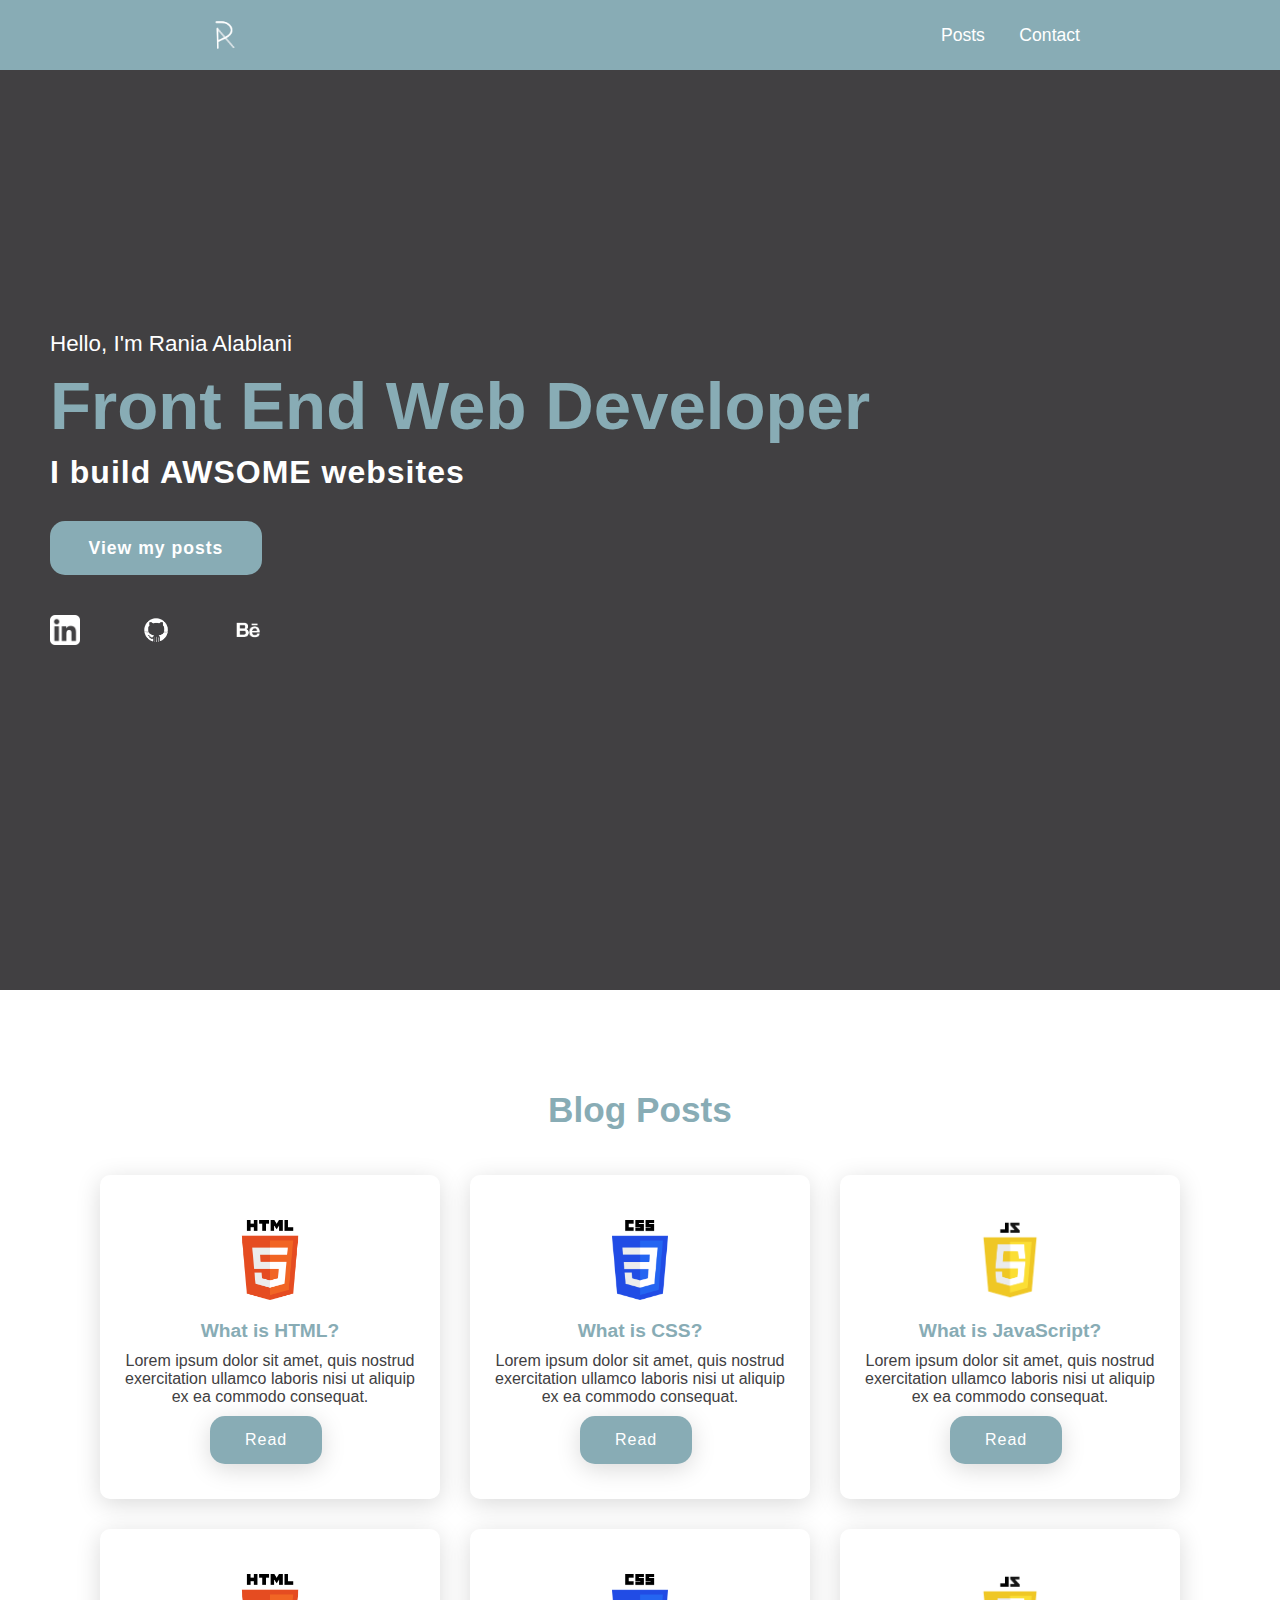
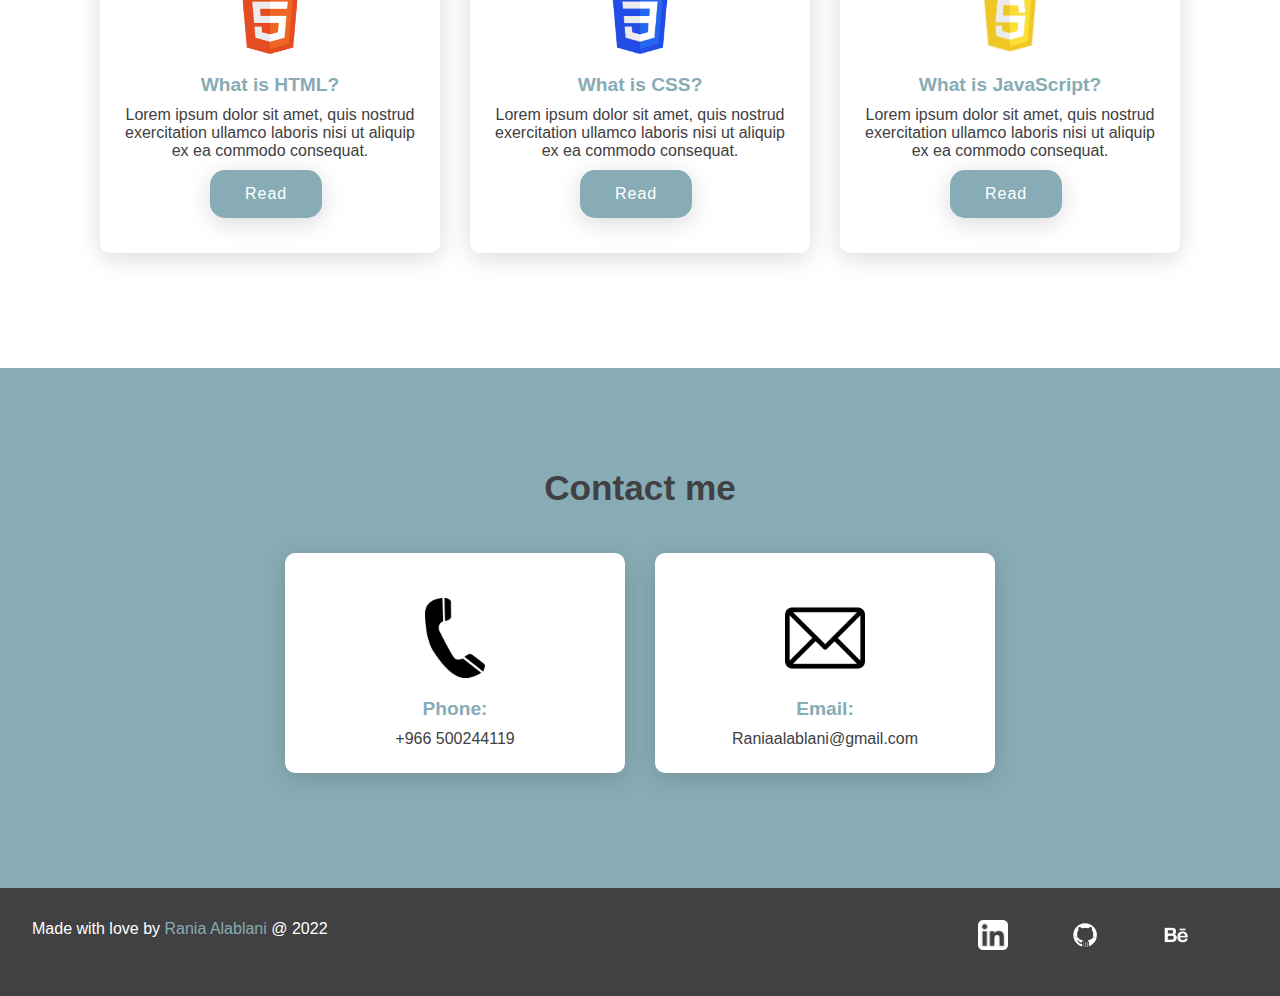
<file: index.html>
<!DOCTYPE html>
<html lang="en" dir="ltr">
<head>
<meta charset="utf-8">
<meta name="viewport" content="width=device-width, initial-scale=1.0">
<title>Rania's Blog Homepage</title>
<link rel="stylesheet" href="css/style.css">
</head>
<body>

  <header>
  <img src="imgs/mylogo.png" alt="logo"  class="logo">
    <nav class="navigation">
      <a href="#Posts">Posts</a>
      <a href="#Contact">Contact</a>
    </nav>
  </header>

  <section class="main">
      <div>
        <h2>Hello, I'm Rania Alablani<br><span>Front End Web Developer</span></h2>
        <h3>I build AWSOME websites</h3>
        <a href="#Posts" class="main-btn">View my posts</a>
        <div class="social">
          <a href="https://www.linkedin.com/in/rania-alablani/"><img src="imgs/linkedin.png" alt="linkedin"></a><!--linkedin -->
          <a href="https://github.com/ran6060"><img src=" imgs/github.jpg" alt="github"></a><!--Github -->
          <a href="https://www.behance.net/ralablani"><img src=" imgs/behance.png" alt="behance"></a><!--Behance -->
        </div>
      </div>
  </section>

  <section class="cards" id="Posts">
      <h2 class="title">Blog Posts</h2>
      <div class="content">
        <div class="card">
          <div class="cover">
            <img src="imgs/html.png" alt="HTML">
          </div>
          <div class="info">
            <h3>What is HTML?</h3>
            <p>Lorem ipsum dolor sit amet, quis nostrud exercitation ullamco laboris nisi ut aliquip ex ea commodo consequat.</p>
          </div>
          <a href="p1.html" class="blog-btn">Read</a>
        </div>

        <div class="card">
          <div class="cover">
            <img src="imgs/css.png" alt="css">
          </div>
          <div class="info">
            <h3>What is CSS?</h3>
            <p>Lorem ipsum dolor sit amet, quis nostrud exercitation ullamco laboris nisi ut aliquip ex ea commodo consequat.</p>
          </div>
          <a href="#.html" class="blog-btn">Read</a>
        </div>

        <div class="card">
          <div class="cover">
            <img src="imgs/js.jpg" alt="js">
          </div>
          <div class="info">
            <h3>What is JavaScript?</h3>
            <p>Lorem ipsum dolor sit amet, quis nostrud exercitation ullamco laboris nisi ut aliquip ex ea commodo consequat.</p>
          </div>
          <a href="#" class="blog-btn">Read</a>
        </div>
        <div class="card">
          <div class="cover">
            <img src="imgs/html.png" alt="HTML">
          </div>
          <div class="info">
            <h3>What is HTML?</h3>
            <p>Lorem ipsum dolor sit amet, quis nostrud exercitation ullamco laboris nisi ut aliquip ex ea commodo consequat.</p>
          </div>
          <a href="p1.html" class="blog-btn">Read</a>
        </div>

        <div class="card">
          <div class="cover">
            <img src="imgs/css.png" alt="css">
          </div>
          <div class="info">
            <h3>What is CSS?</h3>
            <p>Lorem ipsum dolor sit amet, quis nostrud exercitation ullamco laboris nisi ut aliquip ex ea commodo consequat.</p>
          </div>
          <a href="#.html" class="blog-btn">Read</a>
        </div>

        <div class="card">
          <div class="cover">
            <img src="imgs/js.jpg" alt="js">
          </div>
          <div class="info">
            <h3>What is JavaScript?</h3>
            <p>Lorem ipsum dolor sit amet, quis nostrud exercitation ullamco laboris nisi ut aliquip ex ea commodo consequat.</p>
          </div>
          <a href="#.html" class="blog-btn">Read</a>
        </div>
      </div>
  </section>

  <section class="cards contact" id="Contact">
      <h2 class="title1">Contact me</h2>
      <div class="content">
        <div class="card">
          <div class="cover">
            <img src="imgs/phone.png" alt="HTML">
          </div>
          <div class="info">
            <h3>Phone:</h3>
            <p>+966 500244119</p>
          </div>
        </div>

        <div class="card">
          <div class="cover">
            <img src="imgs/email.png" alt="HTML">
          </div>
          <div class="info">
            <h3>Email:</h3>
            <p>Raniaalablani@gmail.com</p>
          </div>
        </div>
  </section>

  <footer class="footer">
<p class="fotter-title">Made with love by <span>Rania Alablani</span> @ 2022</p>
<div class="social">
  <a href="https://www.linkedin.com/in/rania-alablani/"><img src="imgs/linkedin.png" alt="linkedin"></a><!--linkedin -->
  <a href="https://github.com/ran6060"><img src=" imgs/github.jpg" alt="github"></a><!--Github -->
  <a href="https://www.behance.net/ralablani"><img src=" imgs/behance.png" alt="behance"></a><!--Behance -->
</div>
  </footer>
</body>
</html>
</file>
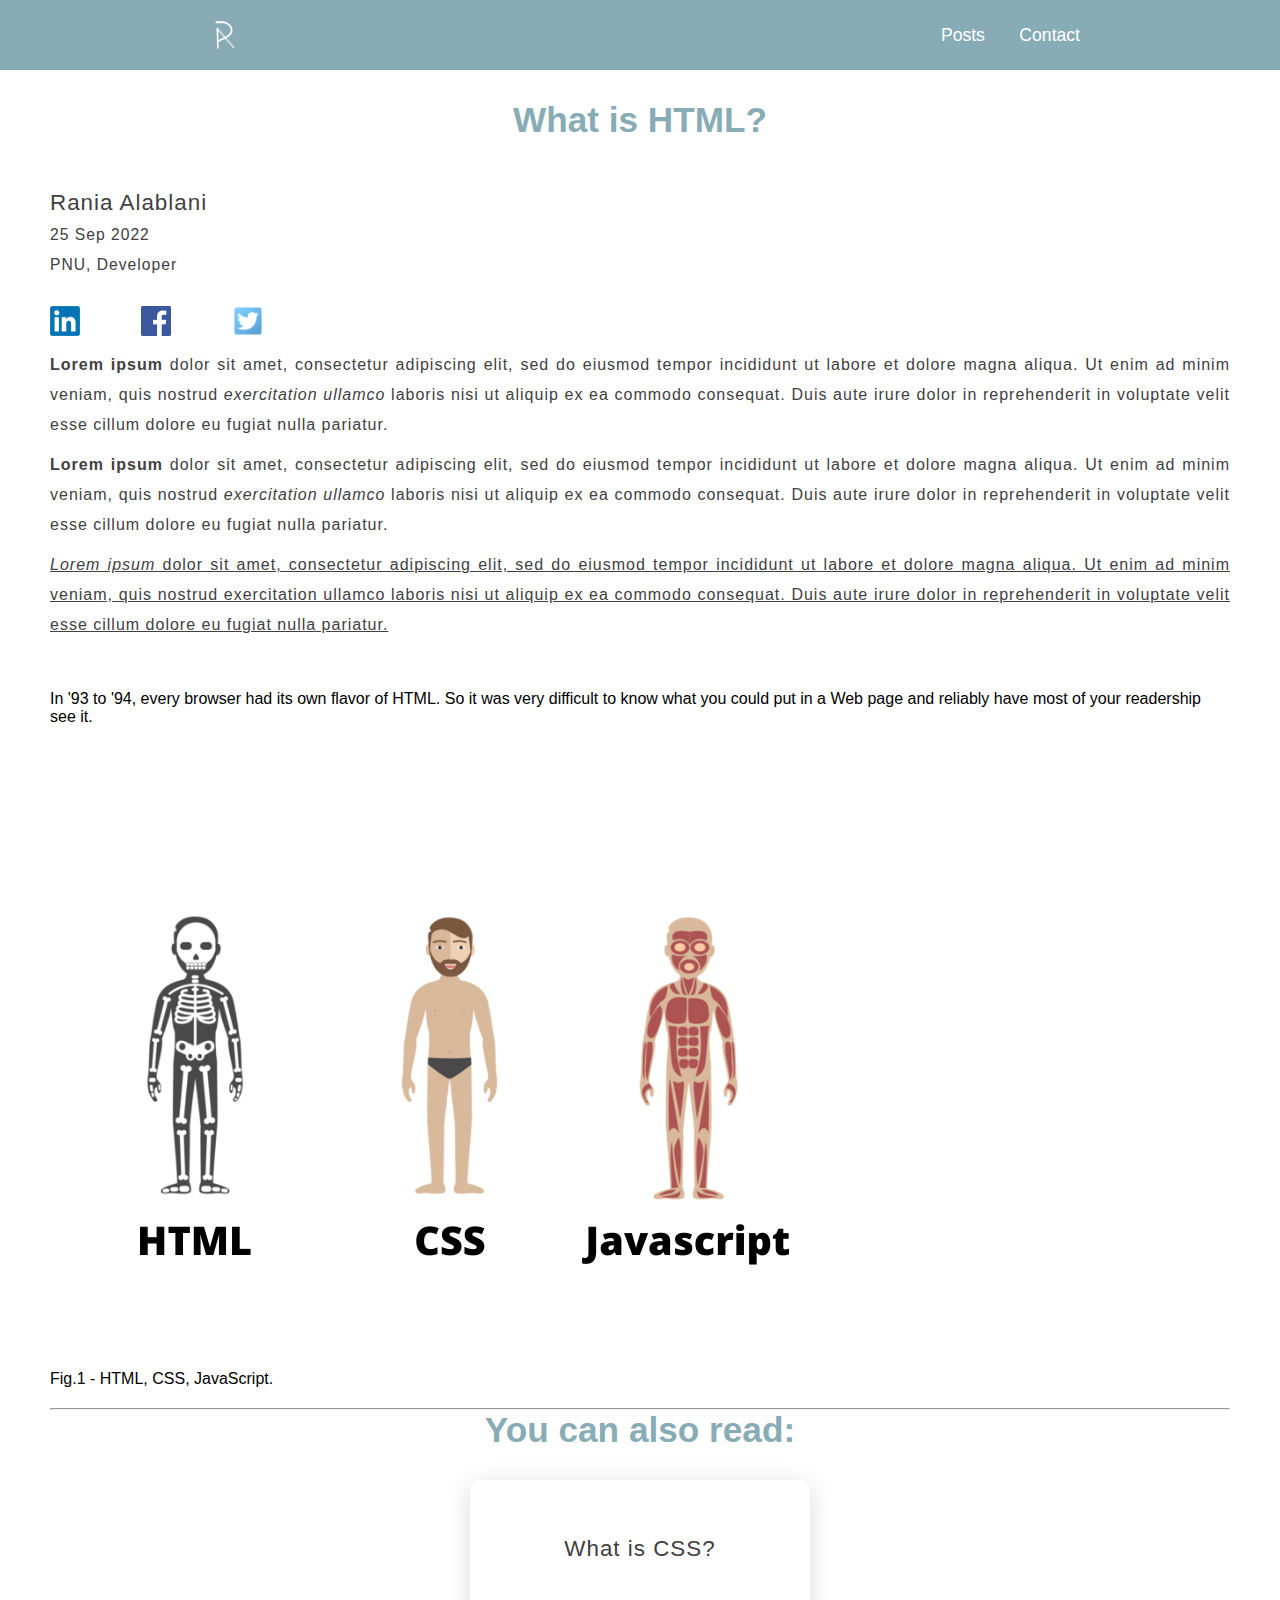
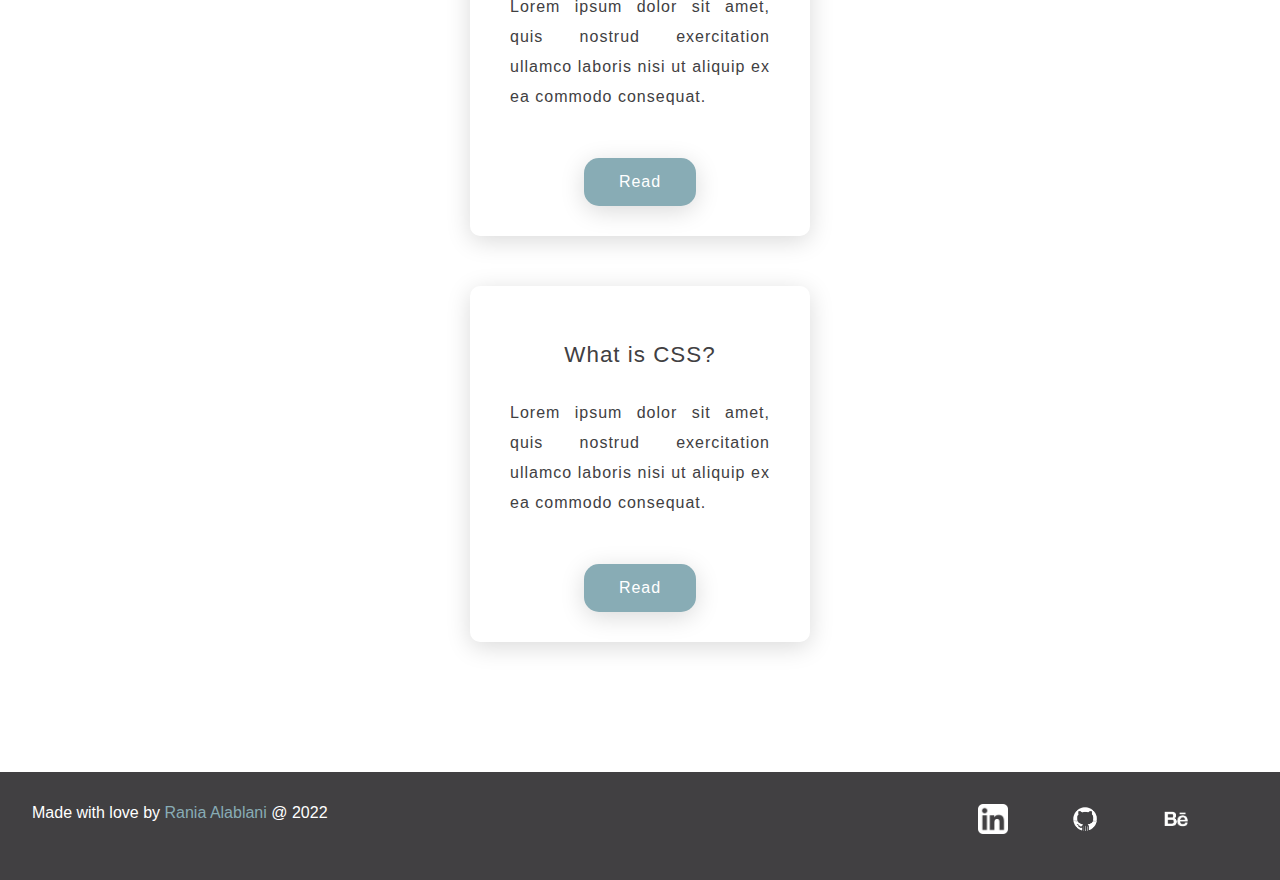
<file: p1.html>
<!DOCTYPE html>
<html lang="en" dir="ltr">
  <head>
    <meta charset="utf-8">
    <link rel="stylesheet" href="css/p1.css">
    <meta name="viewport" content="width=device-width, initial-scale=1.0">
    <title>What is HTML?</title>
  </head>

<body>
  <header>
    <img src="imgs/mylogo.png" alt="logo"  class="logo">
      <nav class="navigation">
        <a href="index.html">Posts</a>
        <a href="index.html">Contact</a>
      </nav>
  </header>

  <main>
    <div class="author-grid">
  <h2 class="title">What is HTML?</h2>
    <h3>Rania Alablani<br><span>25 Sep 2022</span>
      <br><span>PNU, Developer</span>
    </h3>
  </div>

    <div class="social">
      <a href="https://www.linkedin.com/in/rania-alablani/"><img src="imgs/linkedin1.png" alt="linkedin"></a><!--linkedin -->
      <a href="https://github.com/ran6060"><img src="imgs/Facebook.png" alt="facebook"></a><!--facebook -->
      <a href="https://www.behance.net/ralablani"><img src=" imgs/twitter.png" alt="twitter"></a><!--twitter -->
    </div>

    <div class="container1">
    <p><b>Lorem ipsum</b> dolor sit amet, consectetur adipiscing elit, sed do eiusmod tempor incididunt ut labore et dolore magna aliqua.
    Ut enim ad minim veniam, quis nostrud <i>exercitation ullamco</i> laboris nisi ut aliquip ex ea commodo consequat.
     Duis aute irure dolor in reprehenderit in voluptate velit esse cillum dolore eu fugiat nulla pariatur.</p>

     <p><b>Lorem ipsum</b> dolor sit amet, consectetur adipiscing elit, sed do eiusmod tempor incididunt ut labore et dolore magna aliqua.
     Ut enim ad minim veniam, quis nostrud <i>exercitation ullamco</i> laboris nisi ut aliquip ex ea commodo consequat.
      Duis aute irure dolor in reprehenderit in voluptate velit esse cillum dolore eu fugiat nulla pariatur.</p>

     <p id="underline"><i>Lorem ipsum</i> dolor sit amet, consectetur adipiscing elit, sed do eiusmod tempor incididunt ut labore et dolore magna aliqua.
     Ut enim ad minim veniam, quis nostrud exercitation ullamco laboris nisi ut aliquip ex ea commodo consequat.
      Duis aute irure dolor in reprehenderit in voluptate velit esse cillum dolore eu fugiat nulla pariatur.</p>

      <blockquote cite="https://www.brainyquote.com/topics/html-quotes">
  In '93 to '94, every browser had its own flavor of HTML. So it was very difficult to know what you could put in a Web page and reliably have most of your readership see it.
  </blockquote>
  <figure>
  <img src="imgs/Compare.png" alt="HtmlCssJs" id="comapre">
  <figcaption>Fig.1 - HTML, CSS, JavaScript.</figcaption>
</figure>
    </div>

<hr>
<h1 class="title">You can also read:</h1>
    <div class="container">
    <div class="grid-card">
      <div class="card-info">
        <h3>What is CSS?</h3>
        <p>Lorem ipsum dolor sit amet, quis nostrud exercitation ullamco laboris nisi ut aliquip ex ea commodo consequat.</p>
      </div>
        <a href="#.html" class="blog-btn">Read</a>
    </div>
    <div class="grid-card">
      <div class="card-info">
        <h3>What is CSS?</h3>
        <p>Lorem ipsum dolor sit amet, quis nostrud exercitation ullamco laboris nisi ut aliquip ex ea commodo consequat.</p>
      </div>
        <a href="#.html" class="blog-btn">Read</a>
    </div>
  </div>
  </main>
  <footer class="footer">
    <p class="fotter-title">Made with love by <span>Rania Alablani</span> @ 2022</p>
    <div class="social">
      <a href="https://www.linkedin.com/in/rania-alablani/"><img src="imgs/linkedin.png" alt="linkedin"></a><!--linkedin -->
      <a href="https://github.com/ran6060"><img src=" imgs/github.jpg" alt="github"></a><!--Github -->
      <a href="https://www.behance.net/ralablani"><img src=" imgs/behance.png" alt="behance"></a><!--Behance -->
    </div>
  </footer>
</body>
</html>
</file>
<file: css/style.css>
@import "header.css";
@import "footer.css";
@import "p1.css";
@import "media.css";
*{
  font-family: sans-serif;
  margin: 0;
  padding: 0;
  box-sizing: border-box;
  scroll-behavior: smooth;
}
section{
  padding: 100px 50px;
  width: 100%;
}
.main{
    width: 100%;
    min-height: 110vh;
    display: flex;
    align-items: center;
    background-color: #414042;
}
.main h2{
    color: #ffffff;
    font-size: 1.4em;
    font-weight: 500;
}
.main h2 span{
    display: inline-block;
    margin-top: 10px;
    color:  #88ACB5;
    font-size: 3em;
    font-weight: 600;
}
.main h3{
    color: #ffffff;
    font-size: 2em;
    font-weight: 700;
    letter-spacing: 1px;
    margin-top: 10px;
    margin-bottom: 30px;
}
.main-btn{
    text-decoration: none;
    color: #ffffff;
    background-color: #88ACB5;
    font-size: 1.1em;
    font-weight: 600;
    display: inline-block;
    padding: 0.9375em 2.1875em;
    letter-spacing: 1px;
    border-radius: 15px;
    margin-bottom: 40px;
    transition: 0.4s ease;
}
.main-btn:hover{
  transform: scale(1.1);
}
.social img{
    padding-right: 57px;
    height: 30px;
    margin-bottom: 10px;
}
.title{
    display: flex;
    justify-content: center;
    color: #88ACB5;
    font-size: 2.2em;
    font-weight: 800;
    margin-bottom: 30px;
}
.title1{
    display: flex;
    justify-content: center;
    color: #414042;
    font-size: 2.2em;
    font-weight: 800;
    margin-bottom: 30px;
}
.content{
    display: flex;
    justify-content: center;
    flex-direction: row;
    flex-wrap: wrap;
}
.card{
    background-color: #ffffff;
    width: 21.25em;
    box-shadow: 0 5px 25px rgba(1 1 1 / 15%);
    border-radius: 10px;
    padding: 25px;
    margin: 15px;
    transition: 0.4s ease;
}
.card:hover{
    transform: scale(1.1);
}
.cover{
    height: 80px;
    display: flex;
    justify-content: center;
    margin: 20px;
}
.info{
    text-align: center;
}
.info h3{
    color: #88ACB5;
    font-size: 1.2em;
    font-weight: 700;
    margin: 10px;
}
.info p{
    color: #414042;
}
.blog-btn{
    text-decoration: none;
    color: #ffffff;
    background-color: #88ACB5;
    font-size: 1em;
    font-weight: 500;
    display: inline-block;
    padding: 0.9375em 2.1875em;
    letter-spacing: 1px;
    border-radius: 15px;
    margin: 10px 85px;
    box-shadow: 0 5px 25px rgba(1 1 1 / 15%);
}
.blog-btn:hover{
  color: #ffffff;
  background-color: #414042;
}
.contact{
  background-color: #88ACB5;
}
</file>
<file: css/p1.css>
@import "header.css";
@import "media.css";
@import "footer.css";
*{
  font-family: sans-serif;
  margin: 0;
  padding: 0;
  box-sizing: border-box;
  scroll-behavior: smooth;
}
main{
  padding: 100px 50px;
}
.author-grid{
  display: grid;
  grid-template-rows: auto auto;
  row-gap: 10px;
}
.social img{
    padding-right: 57px;
    height: 30px;
    margin-bottom: 10px;
}
.container1 img{
  max-width: 100%;
}
main h2{
    color: #88ACB5;
    font-size: 1.1em;
    font-weight: 500;
}
main h3{
    color: #414042;
    font-size: 1.4em;
    font-weight: 500;
    letter-spacing: 1px;
    margin-top: 10px;
    margin-bottom: 30px;
}
main .title{
  display: flex;
  justify-content: center;
  color: #88ACB5;
  font-size: 2.2em;
  font-weight: 800;
  margin-bottom: 30px;
}
main h3 span{
    display: inline-block;
    margin-top: 10px;
    color:  #414042;
    font-size: 0.7em;
    font-weight: 500;
}
main p{
  color: #414042;
  letter-spacing: 1px;
  line-height: 30px;
  padding-bottom: 10px;
  text-align: justify;
}
#underline{
  text-decoration: underline;
}
blockquote{
  margin: 40px 0;
  margin-right: 5px;
}
figcaption{
  margin-bottom: 20px;
}
.container{
  margin: 30px 0;
  display: grid;
  grid-template-rows: auto auto;
  row-gap: 50px;
  justify-content: center;
}
.grid-card{
  padding: 20px;
  background-color: #ffffff;
  width: 21.25em;
  box-shadow: 0 5px 25px rgba(1 1 1 / 15%);
  border-radius: 10px;
  transition: 0.4s ease;
  text-align: center;
}
.grid-card:hover{
  transform: scale(1.1);
}
.card-info{
  padding: 26px 20px;
}
.blog-btn{
    text-decoration: none;
    color: #ffffff;
    background-color: #88ACB5;
    font-size: 1em;
    font-weight: 500;
    display: inline-block;
    padding: 0.9375em 2.1875em;
    letter-spacing: 1px;
    border-radius: 15px;
    margin: 10px 85px;
    box-shadow: 0 5px 25px rgba(1 1 1 / 15%);
}
.blog-btn:hover{
  color: #ffffff;
  background-color: #414042;
}
</file>
